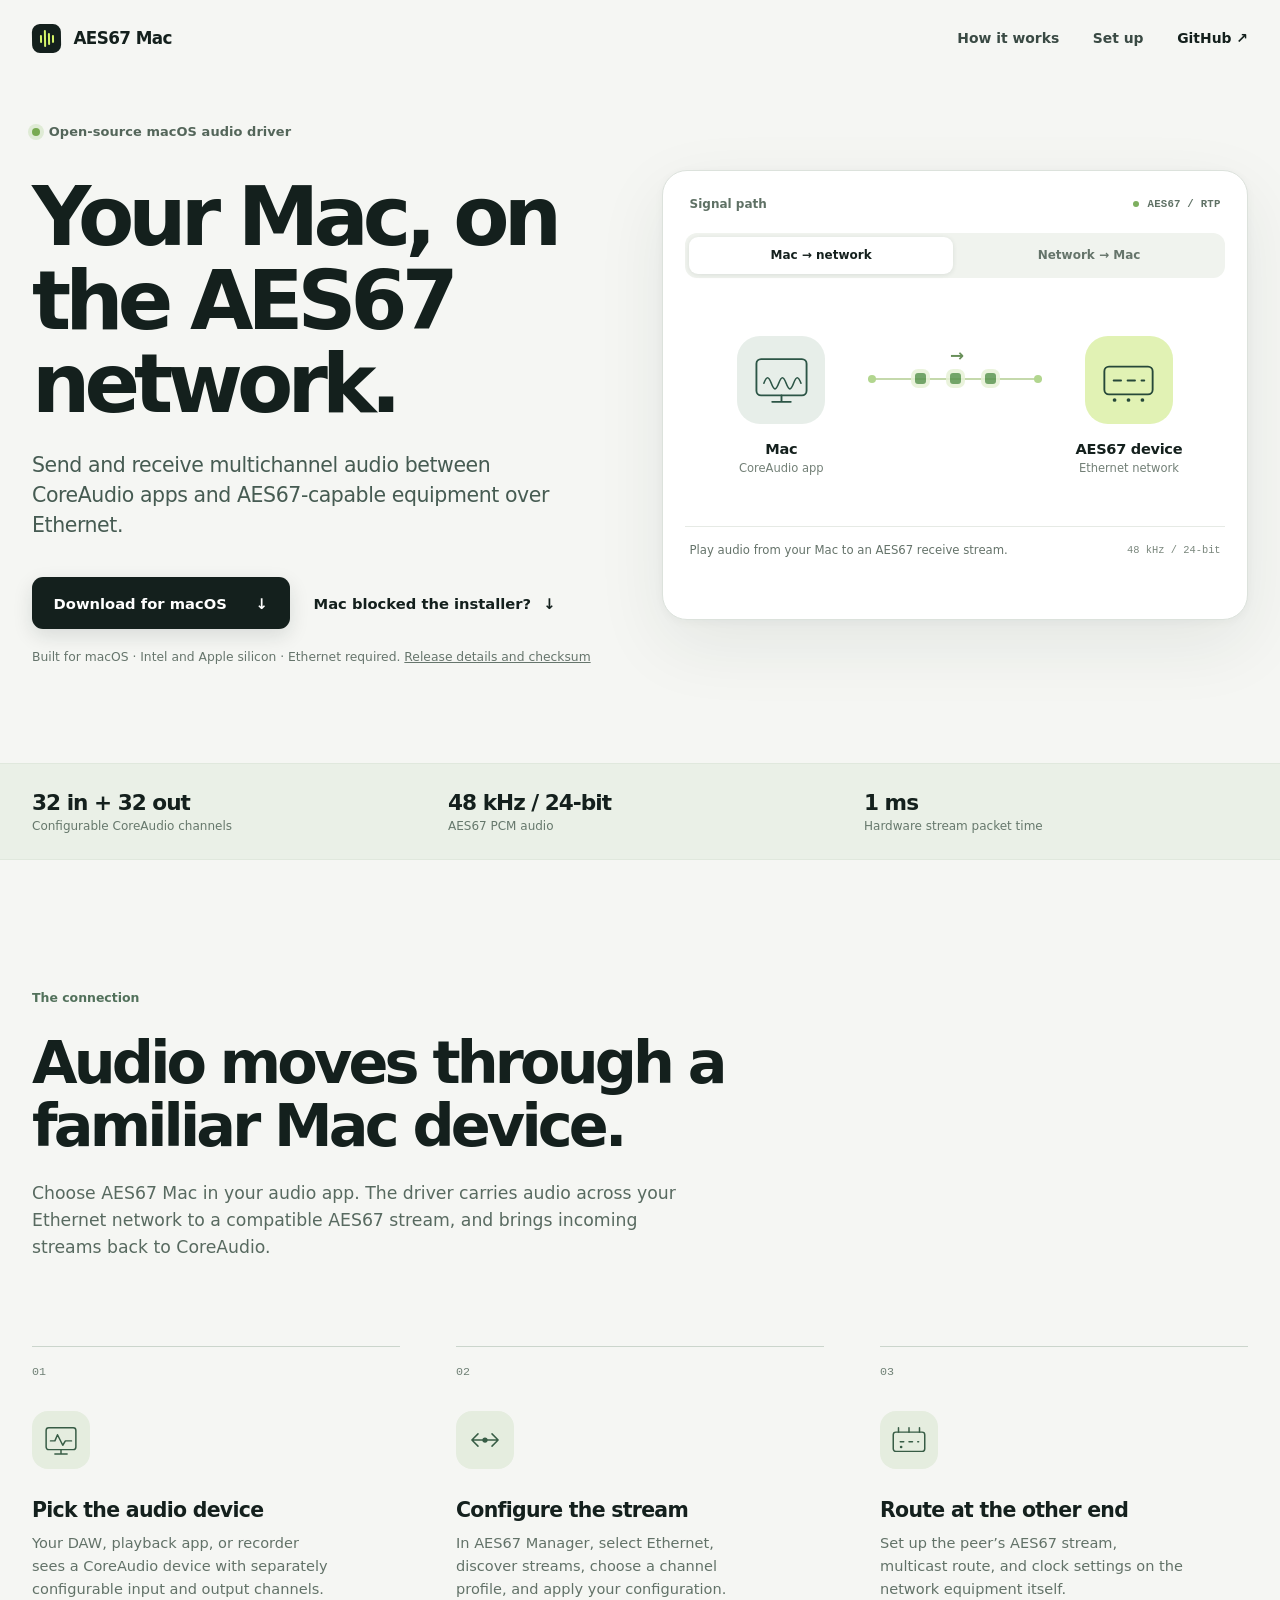
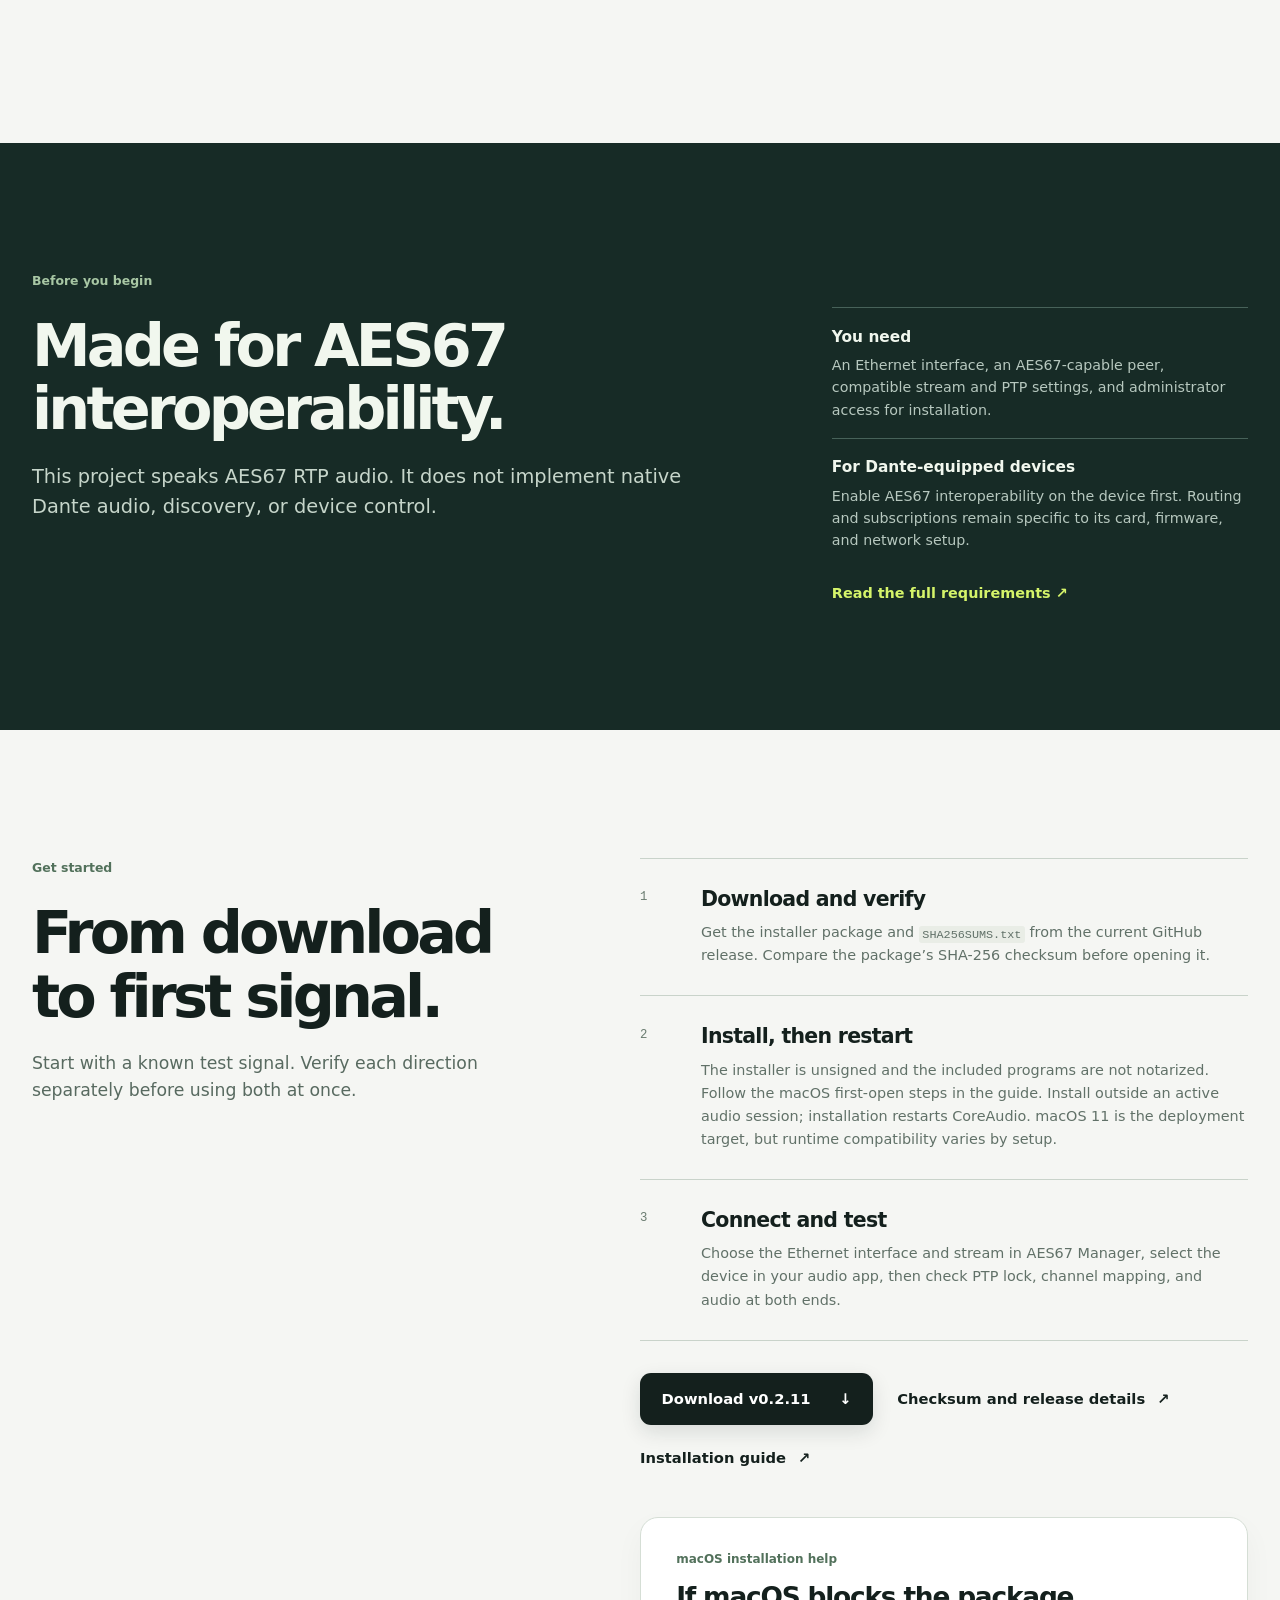
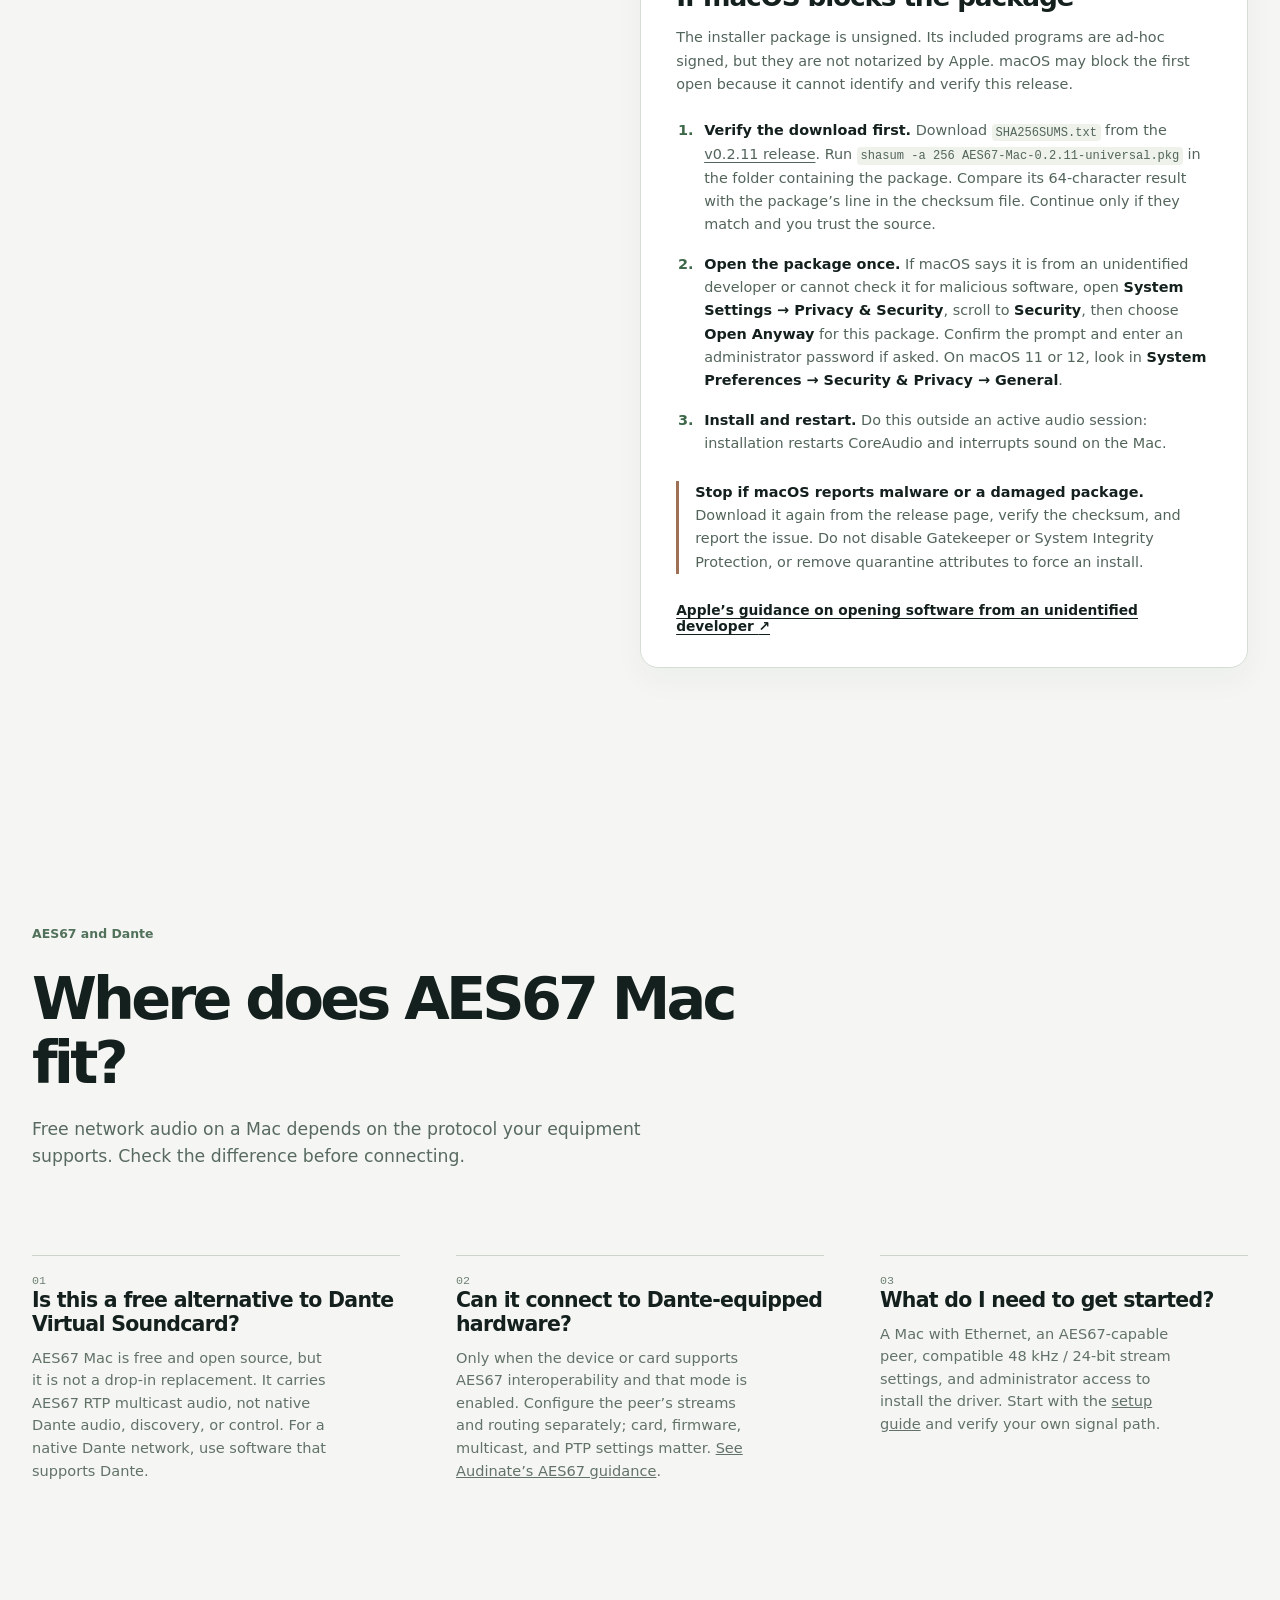
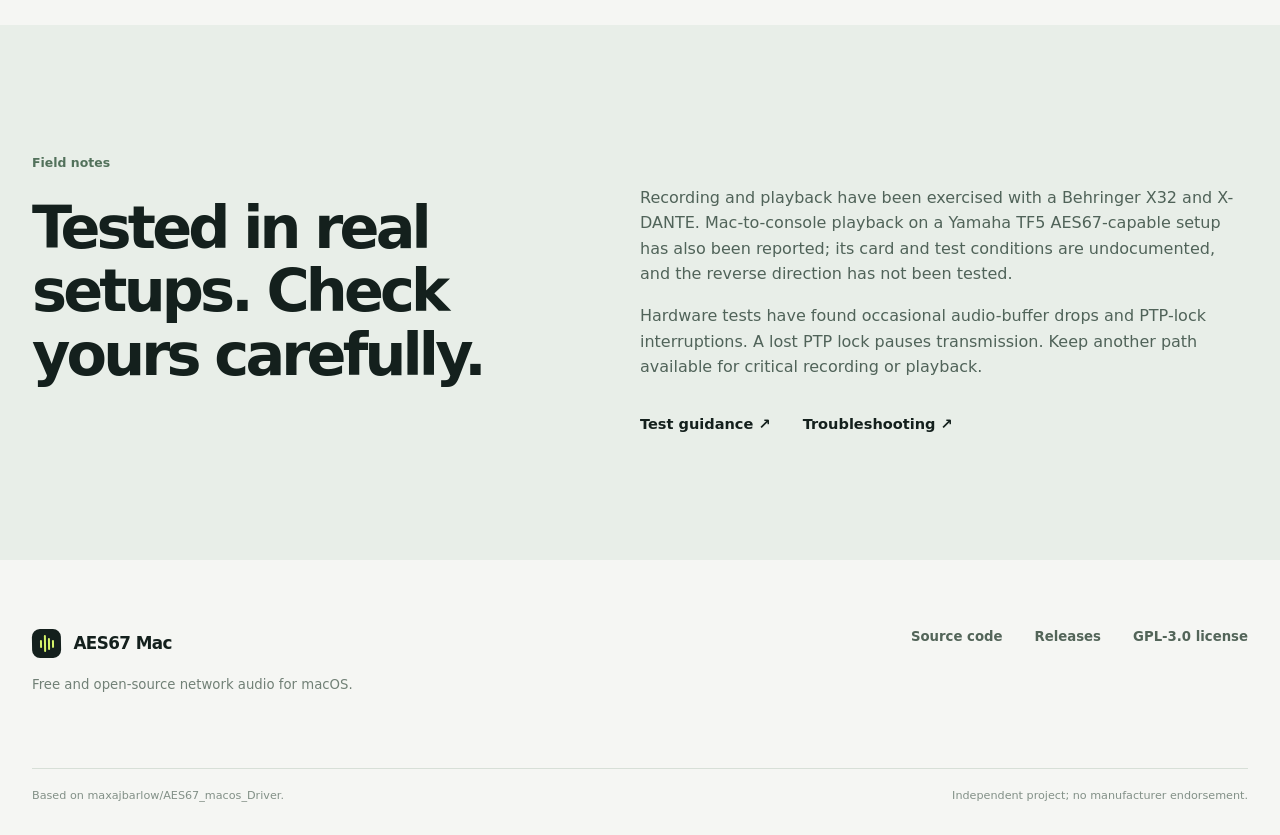
<file: website/index.html>
<!doctype html>
<html lang="en">
<head>
  <meta charset="utf-8">
  <meta name="viewport" content="width=device-width, initial-scale=1">
  <meta name="theme-color" content="#f5f6f3">
  <meta name="description" content="Free, open-source AES67 CoreAudio driver for macOS. Send and receive network audio over Ethernet with AES67-capable devices. Not native Dante.">
  <meta name="robots" content="index, follow">
  <link rel="canonical" href="https://jofrehe.github.io/aes67-mac/">
  <link rel="sitemap" type="application/xml" href="https://jofrehe.github.io/aes67-mac/sitemap.xml">
  <meta property="og:type" content="website">
  <meta property="og:site_name" content="AES67 Mac">
  <meta property="og:title" content="AES67 Mac — Free AES67 Audio Driver for macOS">
  <meta property="og:description" content="Free, open-source CoreAudio driver and Manager for AES67 network audio on macOS. Works with AES67-capable devices, not native Dante streams.">
  <meta property="og:url" content="https://jofrehe.github.io/aes67-mac/">
  <meta property="og:image" content="https://jofrehe.github.io/aes67-mac/social-preview.png">
  <meta property="og:image:width" content="1200">
  <meta property="og:image:height" content="630">
  <meta property="og:image:alt" content="AES67 Mac — network audio driver and Manager for macOS">
  <meta name="twitter:card" content="summary_large_image">
  <meta name="twitter:title" content="AES67 Mac — Free AES67 Audio Driver for macOS">
  <meta name="twitter:description" content="Free, open-source CoreAudio driver and Manager for AES67 network audio on macOS. Not native Dante.">
  <meta name="twitter:image" content="https://jofrehe.github.io/aes67-mac/social-preview.png">
  <link rel="icon" href="favicon.svg" type="image/svg+xml">
  <link rel="stylesheet" href="styles.css">
  <title>AES67 Mac — Free AES67 Audio Driver for macOS</title>
  <script type="application/ld+json">
    {
      "@context": "https://schema.org",
      "@type": "SoftwareApplication",
      "name": "AES67 Mac",
      "description": "CoreAudio driver and Manager for sending and receiving AES67 RTP audio over Ethernet on macOS.",
      "url": "https://jofrehe.github.io/aes67-mac/",
      "operatingSystem": "macOS",
      "applicationCategory": "MultimediaApplication",
      "softwareVersion": "0.2.11",
      "license": "https://github.com/JoFreHe/aes67-mac/blob/main/LICENSE",
      "downloadUrl": "https://github.com/JoFreHe/aes67-mac/releases/tag/v0.2.11"
    }
  </script>
</head>
<body>
  <a class="skip-link" href="#main">Skip to content</a>
  <header class="site-header">
    <div class="shell nav-row">
      <a class="brand" href="#top" aria-label="AES67 Mac, back to top">
        <span class="brand-mark" aria-hidden="true"><span></span><span></span><span></span><span></span></span>
        <span>AES67 Mac</span>
      </a>
      <nav aria-label="Main navigation">
        <a href="#how-it-works">How it works</a>
        <a href="#setup">Set up</a>
        <a href="https://github.com/JoFreHe/aes67-mac">GitHub <span aria-hidden="true">↗</span></a>
      </nav>
    </div>
  </header>

  <main id="main">
    <section class="hero shell" id="top" aria-labelledby="hero-title">
      <div class="hero-copy">
        <div class="product-line"><span class="product-dot" aria-hidden="true"></span> Open-source macOS audio driver</div>
        <h1 id="hero-title">Your Mac, on the <span class="no-break">AES67 network.</span></h1>
        <p class="hero-lede">Send and receive multichannel audio between CoreAudio apps and AES67-capable equipment over Ethernet.</p>
        <div class="hero-actions">
          <a class="button button-primary" href="https://github.com/JoFreHe/aes67-mac/releases/download/v0.2.11/AES67-Mac-0.2.11-universal.pkg">Download for macOS <span aria-hidden="true">↓</span></a>
          <a class="text-link" href="#macos-verification">Mac blocked the installer? <span aria-hidden="true">↓</span></a>
        </div>
        <p class="hero-note">Built for macOS · Intel and Apple silicon · Ethernet required. <a href="https://github.com/JoFreHe/aes67-mac/releases/tag/v0.2.11">Release details and checksum</a></p>
      </div>

      <div class="hero-visual" aria-label="Interactive diagram of the AES67 Mac signal path">
        <div class="visual-topline"><span>Signal path</span><span class="live-indicator"><i></i> AES67 / RTP</span></div>
        <div class="direction-switch" role="group" aria-label="Choose signal direction">
          <button type="button" class="active" data-direction="send" aria-pressed="true">Mac → network</button>
          <button type="button" data-direction="receive" aria-pressed="false">Network → Mac</button>
        </div>
        <div class="signal-stage" data-flow="send">
          <div class="flow-node mac-node">
            <div class="node-symbol mac-symbol" aria-hidden="true">
              <svg viewBox="0 0 70 70" fill="none"><rect x="8" y="12" width="54" height="39" rx="5" stroke="currentColor" stroke-width="2"/><path d="M25 58h20M35 51v7" stroke="currentColor" stroke-width="2" stroke-linecap="round"/><path d="M16 38c3-8 5-8 8 0s5 8 8 0 5-8 8 0 5 8 8 0 5-8 8 0" stroke="currentColor" stroke-width="1.7" stroke-linecap="round"/></svg>
            </div>
            <strong>Mac</strong><span>CoreAudio app</span>
          </div>
          <div class="flow-link" aria-hidden="true"><span class="flow-rail"></span><span class="flow-packet packet-one"></span><span class="flow-packet packet-two"></span><span class="flow-packet packet-three"></span><span class="flow-arrow">→</span></div>
          <div class="flow-node network-node">
            <div class="node-symbol network-symbol" aria-hidden="true">
              <svg viewBox="0 0 70 70" fill="none"><rect x="9" y="20" width="52" height="30" rx="5" stroke="currentColor" stroke-width="2"/><path d="M19 35h8m7 0h8m7 0h3" stroke="currentColor" stroke-width="2" stroke-linecap="round"/><circle cx="20" cy="56" r="2" fill="currentColor"/><circle cx="35" cy="56" r="2" fill="currentColor"/><circle cx="50" cy="56" r="2" fill="currentColor"/></svg>
            </div>
            <strong>AES67 device</strong><span>Ethernet network</span>
          </div>
        </div>
        <div class="visual-bottom"><span id="flow-description">Play audio from your Mac to an AES67 receive stream.</span><span class="flow-spec">48 kHz / 24-bit</span></div>
      </div>
    </section>

    <div class="spec-strip" aria-label="Key capabilities">
      <div class="shell specs">
        <div><strong>32 in + 32 out</strong><span>Configurable CoreAudio channels</span></div>
        <div><strong>48 kHz / 24-bit</strong><span>AES67 PCM audio</span></div>
        <div><strong>1 ms</strong><span>Hardware stream packet time</span></div>
      </div>
    </div>

    <section class="section shell architecture" id="how-it-works" aria-labelledby="how-title">
      <div class="section-intro"><p class="section-kicker">The connection</p><h2 id="how-title">Audio moves through a familiar Mac device.</h2><p>Choose AES67 Mac in your audio app. The driver carries audio across your Ethernet network to a compatible AES67 stream, and brings incoming streams back to CoreAudio.</p></div>
      <div class="steps" aria-label="How the audio connection works">
        <div class="step"><span class="step-num">01</span><div class="step-icon" aria-hidden="true"><svg viewBox="0 0 48 48" fill="none"><rect x="7" y="10" width="34" height="25" rx="3" stroke="currentColor" stroke-width="1.7"/><path d="M17 40h14m-7-5v5M12 25h5l3-7 6 12 3-5h7" stroke="currentColor" stroke-width="1.7" stroke-linecap="round" stroke-linejoin="round"/></svg></div><h3>Pick the audio device</h3><p>Your DAW, playback app, or recorder sees a CoreAudio device with separately configurable input and output channels.</p></div>
        <div class="step"><span class="step-num">02</span><div class="step-icon" aria-hidden="true"><svg viewBox="0 0 48 48" fill="none"><path d="M9 24h30M16 17l-7 7 7 7M32 17l7 7-7 7" stroke="currentColor" stroke-width="1.7" stroke-linecap="round" stroke-linejoin="round"/><circle cx="24" cy="24" r="3" fill="currentColor"/></svg></div><h3>Configure the stream</h3><p>In AES67 Manager, select Ethernet, discover streams, choose a channel profile, and apply your configuration.</p></div>
        <div class="step"><span class="step-num">03</span><div class="step-icon" aria-hidden="true"><svg viewBox="0 0 48 48" fill="none"><rect x="6" y="15" width="36" height="22" rx="3" stroke="currentColor" stroke-width="1.7"/><path d="M12 10v5m12-5v5m12-5v5M14 26h4m6 0h4m6 0h1" stroke="currentColor" stroke-width="1.7" stroke-linecap="round"/><circle cx="15" cy="32" r="1.5" fill="currentColor"/></svg></div><h3>Route at the other end</h3><p>Set up the peer’s AES67 stream, multicast route, and clock settings on the network equipment itself.</p></div>
      </div>
    </section>

    <section class="section dark-section" aria-labelledby="fit-title">
      <div class="shell fit-grid">
        <div><p class="section-kicker">Before you begin</p><h2 id="fit-title">Made for AES67 interoperability.</h2><p class="fit-lede">This project speaks AES67 RTP audio. It does not implement native Dante audio, discovery, or device control.</p></div>
        <div class="fit-details">
          <div><h3>You need</h3><p>An Ethernet interface, an AES67-capable peer, compatible stream and PTP settings, and administrator access for installation.</p></div>
          <div><h3>For Dante-equipped devices</h3><p>Enable AES67 interoperability on the device first. Routing and subscriptions remain specific to its card, firmware, and network setup.</p></div>
          <a href="https://github.com/JoFreHe/aes67-mac/blob/main/Docs/Getting-Started.md">Read the full requirements <span aria-hidden="true">↗</span></a>
        </div>
      </div>
    </section>

    <section class="section shell setup" id="setup" aria-labelledby="setup-title">
      <div class="section-intro"><p class="section-kicker">Get started</p><h2 id="setup-title">From download to first signal.</h2><p>Start with a known test signal. Verify each direction separately before using both at once.</p></div>
      <div class="setup-list">
        <div class="setup-row"><div class="setup-index">1</div><div><h3>Download and verify</h3><p>Get the installer package and <code>SHA256SUMS.txt</code> from the current GitHub release. Compare the package’s SHA-256 checksum before opening it.</p></div></div>
        <div class="setup-row"><div class="setup-index">2</div><div><h3>Install, then restart</h3><p>The installer is unsigned and the included programs are not notarized. Follow the macOS first-open steps in the guide. Install outside an active audio session; installation restarts CoreAudio. macOS 11 is the deployment target, but runtime compatibility varies by setup.</p></div></div>
        <div class="setup-row"><div class="setup-index">3</div><div><h3>Connect and test</h3><p>Choose the Ethernet interface and stream in AES67 Manager, select the device in your audio app, then check PTP lock, channel mapping, and audio at both ends.</p></div></div>
      </div>
      <div class="setup-actions"><a class="button button-primary" href="https://github.com/JoFreHe/aes67-mac/releases/download/v0.2.11/AES67-Mac-0.2.11-universal.pkg">Download v0.2.11 <span aria-hidden="true">↓</span></a><a class="text-link" href="https://github.com/JoFreHe/aes67-mac/releases/tag/v0.2.11">Checksum and release details <span aria-hidden="true">↗</span></a><a class="text-link" href="https://github.com/JoFreHe/aes67-mac/blob/main/Docs/Getting-Started.md">Installation guide <span aria-hidden="true">↗</span></a></div>
      <aside class="macos-help" id="macos-verification" aria-labelledby="macos-verification-title">
        <p class="macos-help-label">macOS installation help</p>
        <h3 id="macos-verification-title">If macOS blocks the package</h3>
        <p>The installer package is unsigned. Its included programs are ad-hoc signed, but they are not notarized by Apple. macOS may block the first open because it cannot identify and verify this release.</p>
        <ol>
          <li><strong>Verify the download first.</strong> Download <code>SHA256SUMS.txt</code> from the <a href="https://github.com/JoFreHe/aes67-mac/releases/tag/v0.2.11">v0.2.11 release</a>. Run <code>shasum -a 256 AES67-Mac-0.2.11-universal.pkg</code> in the folder containing the package. Compare its 64-character result with the package’s line in the checksum file. Continue only if they match and you trust the source.</li>
          <li><strong>Open the package once.</strong> If macOS says it is from an unidentified developer or cannot check it for malicious software, open <strong>System Settings → Privacy &amp; Security</strong>, scroll to <strong>Security</strong>, then choose <strong>Open Anyway</strong> for this package. Confirm the prompt and enter an administrator password if asked. On macOS 11 or 12, look in <strong>System Preferences → Security &amp; Privacy → General</strong>.</li>
          <li><strong>Install and restart.</strong> Do this outside an active audio session: installation restarts CoreAudio and interrupts sound on the Mac.</li>
        </ol>
        <p class="macos-help-stop"><strong>Stop if macOS reports malware or a damaged package.</strong> Download it again from the release page, verify the checksum, and report the issue. Do not disable Gatekeeper or System Integrity Protection, or remove quarantine attributes to force an install.</p>
        <a class="macos-apple-link" href="https://support.apple.com/102445">Apple’s guidance on opening software from an unidentified developer <span aria-hidden="true">↗</span></a>
      </aside>
    </section>

    <section class="section shell" id="aes67-questions" aria-labelledby="aes67-questions-title">
      <div class="section-intro">
        <p class="section-kicker">AES67 and Dante</p>
        <h2 id="aes67-questions-title">Where does AES67 Mac fit?</h2>
        <p>Free network audio on a Mac depends on the protocol your equipment supports. Check the difference before connecting.</p>
      </div>
      <div class="steps">
        <div class="step">
          <span class="step-num">01</span>
          <h3>Is this a free alternative to Dante Virtual Soundcard?</h3>
          <p>AES67 Mac is free and open source, but it is not a drop-in replacement. It carries AES67 RTP multicast audio, not native Dante audio, discovery, or control. For a native Dante network, use software that supports Dante.</p>
        </div>
        <div class="step">
          <span class="step-num">02</span>
          <h3>Can it connect to Dante-equipped hardware?</h3>
          <p>Only when the device or card supports AES67 interoperability and that mode is enabled. Configure the peer’s streams and routing separately; card, firmware, multicast, and PTP settings matter. <a href="https://dev.audinate.com/GA/dante-controller/userguide/webhelp/content/aes67_config.htm">See Audinate’s AES67 guidance</a>.</p>
        </div>
        <div class="step">
          <span class="step-num">03</span>
          <h3>What do I need to get started?</h3>
          <p>A Mac with Ethernet, an AES67-capable peer, compatible 48 kHz / 24-bit stream settings, and administrator access to install the driver. Start with the <a href="https://github.com/JoFreHe/aes67-mac/blob/main/Docs/Getting-Started.md">setup guide</a> and verify your own signal path.</p>
        </div>
      </div>
    </section>

    <section class="section evidence-section" aria-labelledby="evidence-title"><div class="shell evidence-grid"><div><p class="section-kicker">Field notes</p><h2 id="evidence-title">Tested in real setups. Check yours carefully.</h2></div><div><p>Recording and playback have been exercised with a Behringer X32 and X-DANTE. Mac-to-console playback on a Yamaha TF5 AES67-capable setup has also been reported; its card and test conditions are undocumented, and the reverse direction has not been tested.</p><p>Hardware tests have found occasional audio-buffer drops and PTP-lock interruptions. A lost PTP lock pauses transmission. Keep another path available for critical recording or playback.</p><div class="evidence-links"><a href="https://github.com/JoFreHe/aes67-mac/blob/main/Docs/Testing.md">Test guidance <span aria-hidden="true">↗</span></a><a href="https://github.com/JoFreHe/aes67-mac/blob/main/Docs/Troubleshooting.md">Troubleshooting <span aria-hidden="true">↗</span></a></div></div></div></section>
  </main>

  <footer class="site-footer"><div class="shell footer-main"><div><a class="brand" href="#top"><span class="brand-mark" aria-hidden="true"><span></span><span></span><span></span><span></span></span><span>AES67 Mac</span></a><p>Free and open-source network audio for macOS.</p></div><div class="footer-links"><a href="https://github.com/JoFreHe/aes67-mac">Source code</a><a href="https://github.com/JoFreHe/aes67-mac/releases">Releases</a><a href="https://github.com/JoFreHe/aes67-mac/blob/main/LICENSE">GPL-3.0 license</a></div></div><div class="shell footer-small"><span>Based on maxajbarlow/AES67_macos_Driver.</span><span>Independent project; no manufacturer endorsement.</span></div></footer>
  <script src="script.js" defer></script>
</body>
</html>
</file>
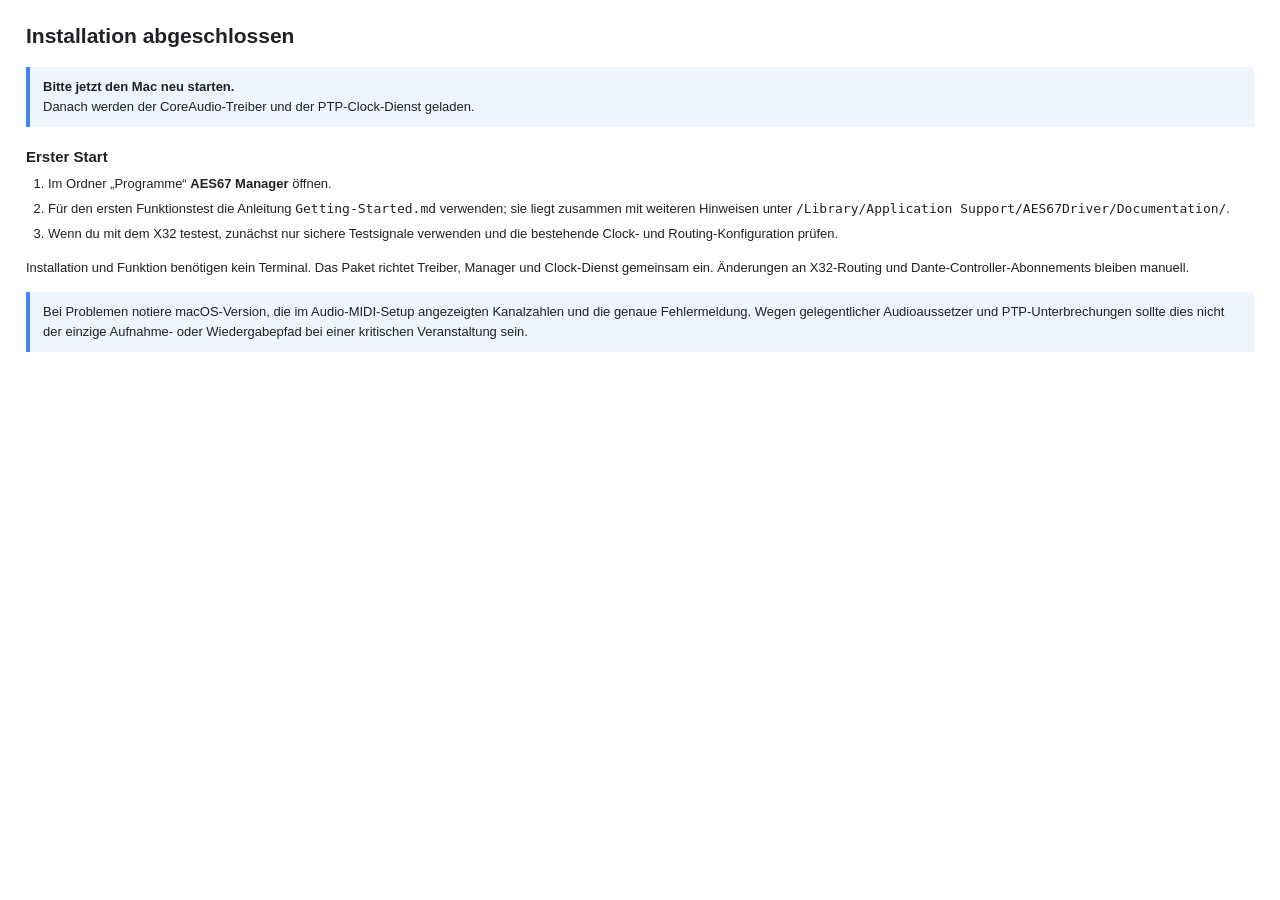
<file: Installer/conclusion.html>
<!doctype html>
<html lang="de">
<head><meta charset="utf-8"><style>
body{font-family:-apple-system,BlinkMacSystemFont,"Segoe UI",sans-serif;font-size:13px;line-height:1.55;padding:12px 18px;color:#202124}
h1{font-size:21px;margin:0 0 12px}h2{font-size:15px;margin:18px 0 6px}.box{background:#eef5ff;border-left:4px solid #4285f4;padding:10px 13px;margin:14px 0}
ol{padding-left:22px;margin:6px 0}li{margin:5px 0}
</style></head>
<body>
<h1>Installation abgeschlossen</h1>
<div class="box"><strong>Bitte jetzt den Mac neu starten.</strong><br>Danach werden der CoreAudio-Treiber und der PTP-Clock-Dienst geladen.</div>
<h2>Erster Start</h2>
<ol><li>Im Ordner „Programme“ <strong>AES67 Manager</strong> öffnen.</li><li>Für den ersten Funktionstest die Anleitung <code>Getting-Started.md</code> verwenden; sie liegt zusammen mit weiteren Hinweisen unter <code>/Library/Application Support/AES67Driver/Documentation/</code>.</li><li>Wenn du mit dem X32 testest, zunächst nur sichere Testsignale verwenden und die bestehende Clock- und Routing-Konfiguration prüfen.</li></ol>
<p>Installation und Funktion benötigen kein Terminal. Das Paket richtet Treiber, Manager und Clock-Dienst gemeinsam ein. Änderungen an X32-Routing und Dante-Controller-Abonnements bleiben manuell.</p>
<div class="box">Bei Problemen notiere macOS-Version, die im Audio-MIDI-Setup angezeigten Kanalzahlen und die genaue Fehlermeldung. Wegen gelegentlicher Audioaussetzer und PTP-Unterbrechungen sollte dies nicht der einzige Aufnahme- oder Wiedergabepfad bei einer kritischen Veranstaltung sein.</div>
</body></html>
</file>
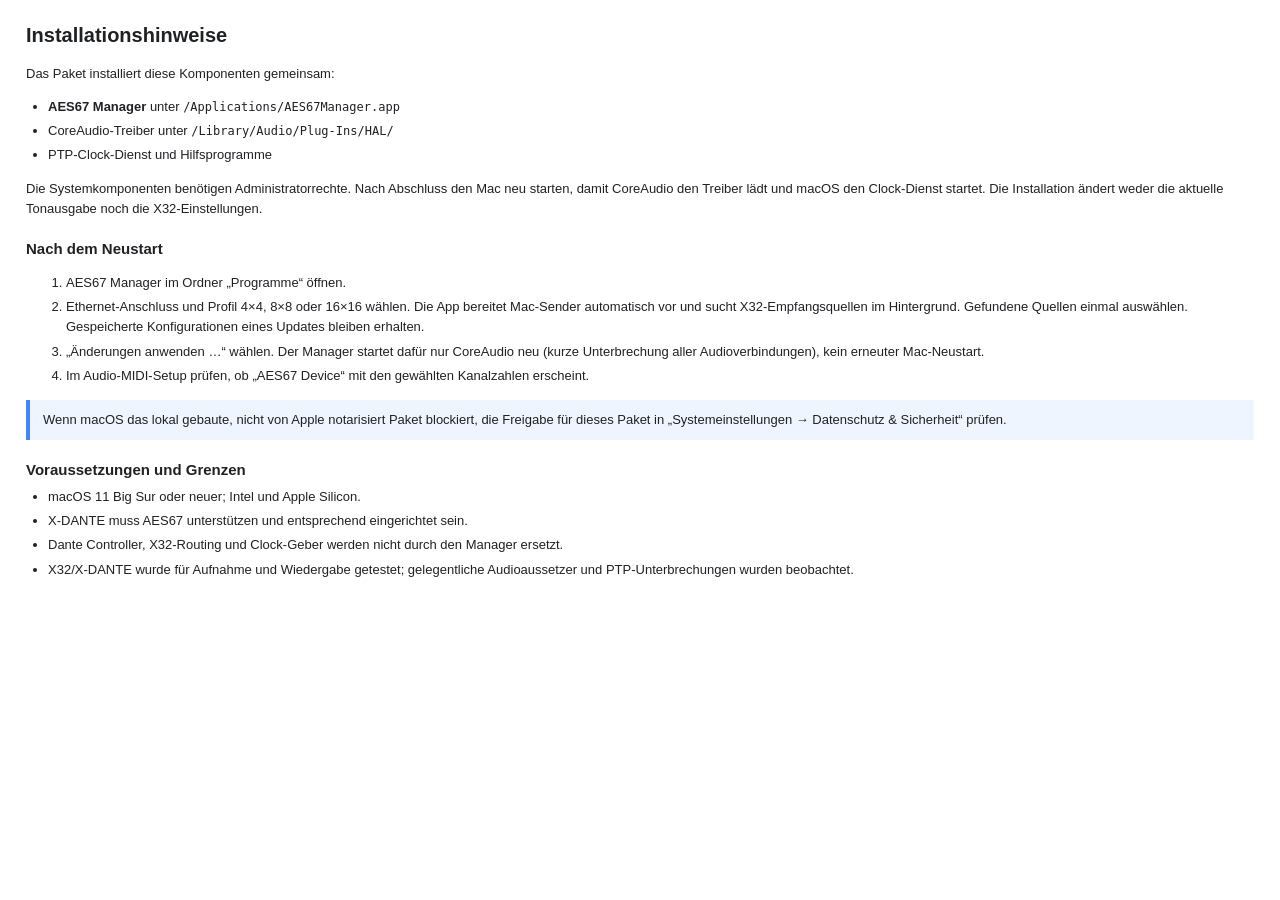
<file: Installer/readme.html>
<!doctype html>
<html lang="de">
<head><meta charset="utf-8"><style>
body{font-family:-apple-system,BlinkMacSystemFont,"Segoe UI",sans-serif;font-size:13px;line-height:1.55;padding:12px 18px;color:#202124}
h1{font-size:20px;margin:0 0 12px}h2{font-size:15px;margin:18px 0 6px}.hinweis{background:#eef5ff;border-left:4px solid #4285f4;padding:10px 13px;margin:14px 0}
ul{padding-left:22px;margin:6px 0}li{margin:4px 0}code{font-family:ui-monospace,monospace;font-size:12px}
</style></head>
<body>
<h1>Installationshinweise</h1>
<p>Das Paket installiert diese Komponenten gemeinsam:</p>
<ul><li><strong>AES67 Manager</strong> unter <code>/Applications/AES67Manager.app</code></li><li>CoreAudio-Treiber unter <code>/Library/Audio/Plug-Ins/HAL/</code></li><li>PTP-Clock-Dienst und Hilfsprogramme</li></ul>
<p>Die Systemkomponenten benötigen Administratorrechte. Nach Abschluss den Mac neu starten, damit CoreAudio den Treiber lädt und macOS den Clock-Dienst startet. Die Installation ändert weder die aktuelle Tonausgabe noch die X32-Einstellungen.</p>
<h2>Nach dem Neustart</h2>
<ol><li>AES67 Manager im Ordner „Programme“ öffnen.</li><li>Ethernet-Anschluss und Profil 4×4, 8×8 oder 16×16 wählen. Die App bereitet Mac-Sender automatisch vor und sucht X32-Empfangsquellen im Hintergrund. Gefundene Quellen einmal auswählen. Gespeicherte Konfigurationen eines Updates bleiben erhalten.</li><li>„Änderungen anwenden …“ wählen. Der Manager startet dafür nur CoreAudio neu (kurze Unterbrechung aller Audioverbindungen), kein erneuter Mac-Neustart.</li><li>Im Audio-MIDI-Setup prüfen, ob „AES67 Device“ mit den gewählten Kanalzahlen erscheint.</li></ol>
<div class="hinweis">Wenn macOS das lokal gebaute, nicht von Apple notarisiert Paket blockiert, die Freigabe für dieses Paket in „Systemeinstellungen → Datenschutz &amp; Sicherheit“ prüfen.</div>
<h2>Voraussetzungen und Grenzen</h2>
<ul><li>macOS 11 Big Sur oder neuer; Intel und Apple Silicon.</li><li>X-DANTE muss AES67 unterstützen und entsprechend eingerichtet sein.</li><li>Dante Controller, X32-Routing und Clock-Geber werden nicht durch den Manager ersetzt.</li><li>X32/X-DANTE wurde für Aufnahme und Wiedergabe getestet; gelegentliche Audioaussetzer und PTP-Unterbrechungen wurden beobachtet.</li></ul>
</body></html>
</file>
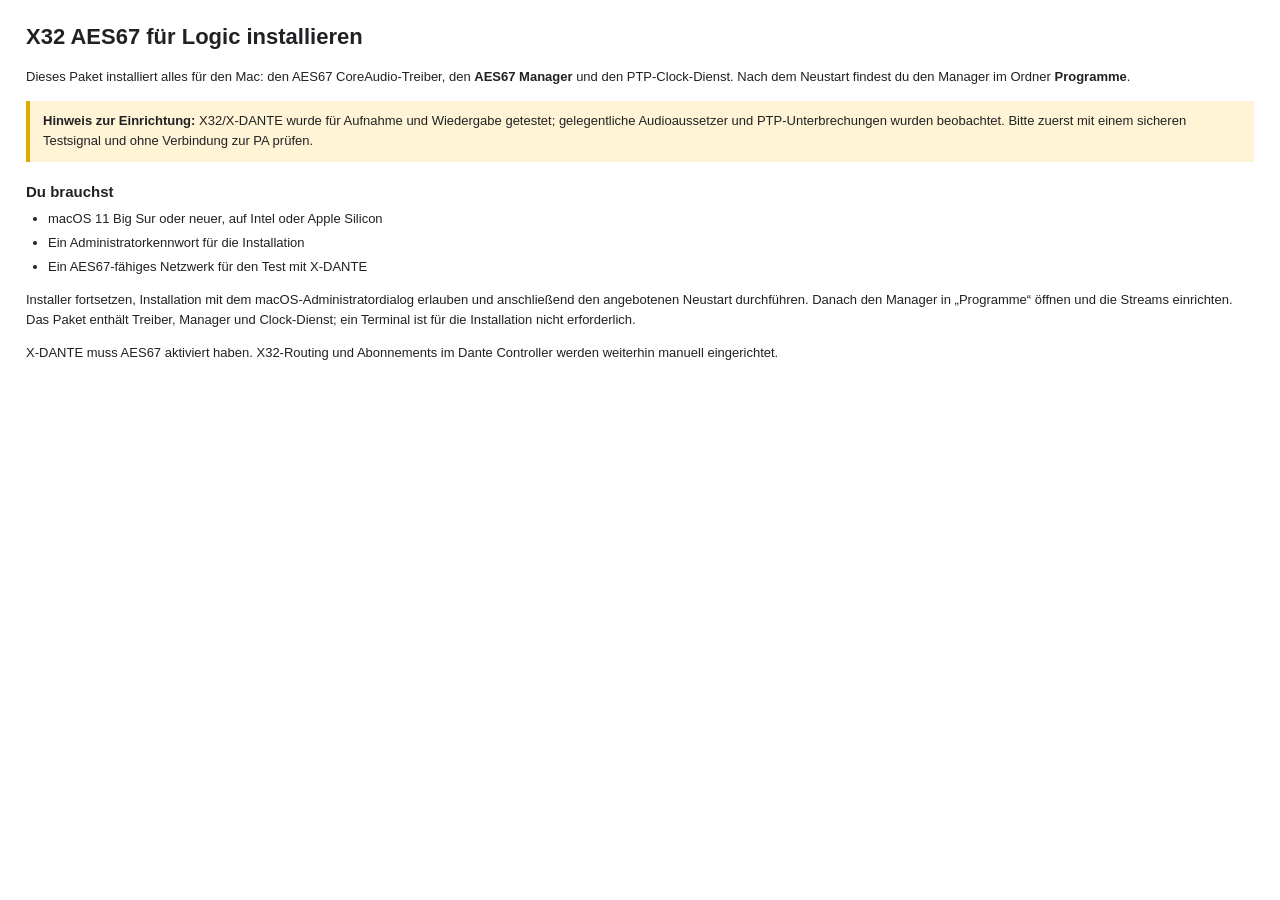
<file: Installer/welcome.html>
<!doctype html>
<html lang="de">
<head><meta charset="utf-8"><style>
body{font-family:-apple-system,BlinkMacSystemFont,"Segoe UI",sans-serif;font-size:13px;line-height:1.55;padding:12px 18px;color:#202124}
h1{font-size:22px;margin:0 0 12px}h2{font-size:15px;margin:18px 0 6px}
.hinweis{background:#fff4d6;border-left:4px solid #e0a800;padding:10px 13px;margin:14px 0}
ul{padding-left:22px;margin:6px 0}li{margin:4px 0}
</style></head>
<body>
<h1>X32 AES67 für Logic installieren</h1>
<p>Dieses Paket installiert alles für den Mac: den AES67 CoreAudio-Treiber, den <strong>AES67 Manager</strong> und den PTP-Clock-Dienst. Nach dem Neustart findest du den Manager im Ordner <strong>Programme</strong>.</p>
<div class="hinweis"><strong>Hinweis zur Einrichtung:</strong> X32/X-DANTE wurde für Aufnahme und Wiedergabe getestet; gelegentliche Audioaussetzer und PTP-Unterbrechungen wurden beobachtet. Bitte zuerst mit einem sicheren Testsignal und ohne Verbindung zur PA prüfen.</div>
<h2>Du brauchst</h2>
<ul><li>macOS 11 Big Sur oder neuer, auf Intel oder Apple Silicon</li><li>Ein Administratorkennwort für die Installation</li><li>Ein AES67-fähiges Netzwerk für den Test mit X-DANTE</li></ul>
<p>Installer fortsetzen, Installation mit dem macOS-Administratordialog erlauben und anschließend den angebotenen Neustart durchführen. Danach den Manager in „Programme“ öffnen und die Streams einrichten. Das Paket enthält Treiber, Manager und Clock-Dienst; ein Terminal ist für die Installation nicht erforderlich.</p>
<p>X-DANTE muss AES67 aktiviert haben. X32-Routing und Abonnements im Dante Controller werden weiterhin manuell eingerichtet.</p>
</body></html>
</file>
<file: website/styles.css>
:root{--paper:#fff;--chalk:#f5f6f3;--ink:#14201d;--forest:#2a5149;--signal:#d5f46a;--muted:#64716b;--rule:#d9dfda;--dark:#172b26;--dark-muted:#b7c8bf;font-family:-apple-system,BlinkMacSystemFont,"Segoe UI",system-ui,sans-serif;color:var(--ink);background:var(--chalk);font-synthesis:none;text-rendering:optimizeLegibility;-webkit-font-smoothing:antialiased}
*{box-sizing:border-box}html{scroll-behavior:smooth}body{margin:0}button,a{touch-action:manipulation}a{color:inherit}button{font:inherit}svg{display:block}h1,h2,h3,p{margin-top:0}p{line-height:1.65}.shell{width:min(100% - 4rem,1260px);margin-inline:auto}.skip-link{position:absolute;top:-10rem;left:1rem;z-index:100;padding:.7rem 1rem;background:var(--ink);color:#fff}.skip-link:focus{top:1rem}:focus-visible{outline:3px solid #5f8b38;outline-offset:4px}
.site-header{position:sticky;top:0;z-index:50;background:rgba(245,246,243,.88);-webkit-backdrop-filter:blur(20px) saturate(1.3);backdrop-filter:blur(20px) saturate(1.3)}.nav-row{display:flex;align-items:center;justify-content:space-between;min-height:76px;gap:2rem}.brand{display:inline-flex;align-items:center;gap:.78rem;font-size:1.05rem;font-weight:720;letter-spacing:-.035em;text-decoration:none;white-space:nowrap}.brand-mark{height:29px;width:29px;border-radius:8px;background:var(--ink);display:flex;align-items:center;gap:2px;justify-content:center;transform:rotate(-1deg)}.brand-mark span{display:block;width:2px;background:var(--signal);border-radius:3px}.brand-mark span:nth-child(1),.brand-mark span:nth-child(4){height:8px}.brand-mark span:nth-child(2){height:17px}.brand-mark span:nth-child(3){height:12px}.site-header nav{display:flex;align-items:center;gap:2.1rem}.site-header nav a{text-decoration:none;font-size:.87rem;font-weight:600;color:#3a4a44}.site-header nav a:hover,.text-link:hover,.footer-links a:hover{color:#427248}.site-header nav a:last-child{color:var(--ink)}
.hero{display:grid;grid-template-columns:minmax(0,1fr) minmax(0,1.04fr);align-items:center;gap:5.5%;min-height:680px;padding-top:3rem;padding-bottom:6rem}.hero-copy{max-width:620px}.product-line{display:flex;align-items:center;gap:.55rem;color:#54665a;font-size:.81rem;font-weight:650;letter-spacing:.005em;margin-bottom:2.25rem}.product-dot{width:8px;height:8px;background:#78aa51;border-radius:50%;box-shadow:0 0 0 4px #dfebd5}.hero h1{font-size:clamp(3.5rem,6.4vw,6.45rem);letter-spacing:-.072em;line-height:1.02;font-weight:680;margin-bottom:1.6rem}.hero-lede{max-width:36rem;font-size:clamp(1.13rem,1.6vw,1.38rem);letter-spacing:-.02em;line-height:1.45;color:#465b52;margin-bottom:2.3rem}.hero-actions{display:flex;align-items:center;flex-wrap:wrap;gap:1.5rem}.button{display:inline-flex;align-items:center;justify-content:center;gap:1.8rem;border-radius:11px;padding:1.05rem 1.35rem;font-weight:650;font-size:.92rem;text-decoration:none;min-height:52px;transition:transform .18s ease,background .18s ease,box-shadow .18s ease}.button:active{transform:scale(.97)}.button-primary{background:var(--ink);color:white;box-shadow:0 7px 20px rgba(20,32,29,.12)}.button-primary:hover{background:#2b4e42;box-shadow:0 10px 24px rgba(20,32,29,.18)}.text-link{display:inline-flex;align-items:center;gap:.75rem;text-decoration:none;font-size:.92rem;font-weight:640;transition:color .18s ease}.hero-note{font-size:.77rem;color:#66756c;margin:1.25rem 0 0;line-height:1.45}
.hero-visual{background:#fff;border:1px solid #dce2dc;border-radius:25px;min-height:450px;box-shadow:0 24px 70px rgba(30,53,42,.08),0 2px 10px rgba(30,53,42,.04);padding:1.35rem;overflow:hidden}.visual-topline{display:flex;justify-content:space-between;align-items:center;color:#5f7165;font-size:.75rem;font-weight:650;padding:.25rem .3rem 1.35rem}.live-indicator{display:inline-flex;align-items:center;gap:.5rem;font-family:ui-monospace,SFMono-Regular,monospace;font-size:.67rem;letter-spacing:.02em}.live-indicator i{display:block;width:6px;height:6px;background:#7daf5f;border-radius:50%}.direction-switch{display:grid;grid-template-columns:1fr 1fr;padding:.25rem;background:#f0f3ee;border-radius:12px;gap:.2rem}.direction-switch button{border:0;border-radius:9px;background:transparent;color:#65746a;padding:.72rem .5rem;font-size:.75rem;font-weight:650;cursor:pointer;transition:background .2s ease,box-shadow .2s ease,color .2s ease}.direction-switch button.active{background:#fff;color:var(--ink);box-shadow:0 1px 5px rgba(30,53,42,.1)}.direction-switch button:active{transform:scale(.99)}.signal-stage{position:relative;display:grid;grid-template-columns:1fr minmax(80px,1fr) 1fr;align-items:center;gap:0;padding:2.5rem .6rem 2rem;min-height:248px}.flow-node{display:flex;flex-direction:column;align-items:center;text-align:center;position:relative;z-index:2}.node-symbol{display:grid;place-items:center;width:88px;height:88px;border-radius:23px;margin-bottom:1rem}.node-symbol svg{width:65px;height:65px}.mac-symbol{background:#e7eee9;color:#2c5546}.network-symbol{background:#e1f2b4;color:#264839}.flow-node strong{font-size:.91rem;letter-spacing:-.02em}.flow-node>span:last-child{font-size:.72rem;color:#738077;margin-top:.25rem}.flow-link{height:60px;position:relative;align-self:start;margin-top:2rem}.flow-rail{position:absolute;top:28px;left:0;right:0;height:2px;background:#c5d9ac}.flow-rail:before,.flow-rail:after{content:"";position:absolute;top:-3px;width:8px;height:8px;border-radius:50%;background:#b2d68f}.flow-rail:before{left:0}.flow-rail:after{right:0}.flow-packet{position:absolute;top:23px;width:11px;height:11px;border-radius:3px;background:#5b9650;box-shadow:0 0 0 4px #e7f2d7;opacity:.85;transition:left .42s cubic-bezier(.22,1,.36,1)}.packet-one{left:27%}.packet-two{left:47%}.packet-three{left:67%}.flow-arrow{position:absolute;top:-5px;left:calc(50% - 10px);font-size:1.05rem;font-weight:600;color:#688f59;background:#fff;padding:0 5px;line-height:1.3}.signal-stage[data-flow="receive"] .flow-packet{background:#397267}.signal-stage[data-flow="receive"] .packet-one{left:67%}.signal-stage[data-flow="receive"] .packet-two{left:47%}.signal-stage[data-flow="receive"] .packet-three{left:27%}.signal-stage[data-flow="receive"] .flow-arrow{transform:rotate(180deg);color:#397267}.signal-stage[data-flow="receive"] .mac-symbol{background:#e1f2b4}.signal-stage[data-flow="receive"] .network-symbol{background:#e7eee9}.visual-bottom{display:flex;align-items:center;justify-content:space-between;gap:1rem;border-top:1px solid #e6eae5;padding:.95rem .3rem .1rem;color:#65736a;font-size:.73rem;line-height:1.4}.flow-spec{font-family:ui-monospace,SFMono-Regular,monospace;white-space:nowrap;color:#7a877d;font-size:.65rem}
.spec-strip{background:#eaf0e7;border-top:1px solid #e0e8dd;border-bottom:1px solid #e0e8dd}.specs{display:grid;grid-template-columns:repeat(3,1fr);gap:2rem;padding-block:1.6rem}.specs>div{display:flex;flex-direction:column;gap:.3rem}.specs strong{font-size:1.35rem;letter-spacing:-.045em;font-weight:650}.specs span{font-size:.75rem;color:#66786c}.section{padding-block:8rem}.section-intro{max-width:760px}.section-kicker{font-size:.78rem;font-weight:670;color:#52715b;margin-bottom:1.4rem}.section h2{font-size:clamp(2.55rem,4.6vw,4.5rem);letter-spacing:-.065em;line-height:1.08;font-weight:660;margin-bottom:1.35rem}.section-intro>p:last-child{font-size:1.08rem;line-height:1.57;max-width:650px;color:#586a60}.steps{display:grid;grid-template-columns:repeat(3,1fr);gap:3.5rem;margin-top:5.3rem}.step{border-top:1px solid #cbd5cc;padding-top:1.15rem}.step-num{display:block;color:#708176;font-size:.73rem;font-family:ui-monospace,SFMono-Regular,monospace}.step-icon{display:grid;place-items:center;width:58px;height:58px;background:#e5eddf;border-radius:16px;color:#375c45;margin:2rem 0 1.8rem}.step-icon svg{width:42px;height:42px}.step h3,.setup-row h3{font-size:1.28rem;font-weight:650;letter-spacing:-.035em;margin-bottom:.65rem}.step p{color:#627268;font-size:.91rem;line-height:1.55;max-width:19rem}
.dark-section{background:var(--dark);color:#f1f7ee}.fit-grid{display:grid;grid-template-columns:1.1fr .7fr;gap:12%}.dark-section .section-kicker{color:#a8c7a4}.dark-section h2{max-width:710px}.fit-lede{font-size:1.21rem;color:#c6d5ca;line-height:1.55;max-width:670px}.fit-details{padding-top:2.3rem}.fit-details>div{border-top:1px solid #476259;padding-top:1.2rem;padding-bottom:1.1rem}.fit-details h3{font-size:.96rem;font-weight:650;margin-bottom:.55rem}.fit-details p{color:var(--dark-muted);font-size:.89rem;line-height:1.55;margin-bottom:0}.fit-details>a{display:inline-block;margin-top:1rem;color:var(--signal);text-decoration:none;font-size:.9rem;font-weight:620}.fit-details>a:hover{text-decoration:underline}
.setup{display:grid;grid-template-columns:.8fr 1fr;column-gap:10%;align-items:start}.setup .section-intro{position:sticky;top:130px}.setup-list{border-top:1px solid #c9d3ca}.setup-row{display:grid;grid-template-columns:45px 1fr;gap:1rem;border-bottom:1px solid #c9d3ca;padding:1.75rem 0}.setup-index{font-size:.77rem;color:#6a7c70;font-family:ui-monospace,SFMono-Regular,monospace;padding-top:.2rem}.setup-row p{color:#617168;font-size:.9rem;line-height:1.6;margin:0;max-width:34rem}.setup-row code{font-size:.82em;background:#e9ede6;border-radius:3px;padding:.15em .3em}.setup-actions{grid-column:2;display:flex;align-items:center;gap:1.5rem;flex-wrap:wrap;margin-top:2rem}.evidence-section{background:#e8eee8}.evidence-grid{display:grid;grid-template-columns:.8fr 1fr;gap:10%}.evidence-grid h2{max-width:580px}.evidence-grid>div:last-child{padding-top:2rem}.evidence-grid>div:last-child p{font-size:1rem;line-height:1.6;color:#506359;max-width:640px}.evidence-links{display:flex;flex-wrap:wrap;gap:2rem;margin-top:2.2rem}.evidence-links a{font-size:.91rem;font-weight:630;text-decoration:none}.evidence-links a:hover{text-decoration:underline}
.macos-help{grid-column:2;scroll-margin-top:105px;margin-top:3.2rem;padding:2rem 2.2rem;background:#fff;border:1px solid #d5ded5;border-radius:18px;box-shadow:0 12px 30px rgba(30,53,42,.04)}.macos-help:target{border-color:#7da666;box-shadow:0 0 0 3px rgba(125,166,102,.15)}.macos-help-label{font-size:.75rem;font-weight:670;color:#52715b;margin:0 0 .8rem}.macos-help h3{font-size:1.65rem;letter-spacing:-.045em;line-height:1.15;margin-bottom:.85rem}.macos-help>p:not(.macos-help-label){font-size:.9rem;color:#53655a;line-height:1.62}.macos-help ol{margin:1.45rem 0 1.6rem;padding-left:1.4rem}.macos-help li{padding-left:.35rem;margin-bottom:1rem;color:#53655a;font-size:.9rem;line-height:1.62}.macos-help li::marker{font-weight:700;color:#3d6849}.macos-help strong{color:var(--ink)}.macos-help code{font-size:.84em;background:#eef2eb;border-radius:4px;padding:.15em .3em;overflow-wrap:anywhere}.macos-help a{text-underline-offset:3px}.macos-help-stop{border-left:3px solid #9e7157;padding-left:1rem;margin:1.5rem 0}.macos-apple-link{display:inline-block;font-size:.86rem;font-weight:640;margin-top:.25rem}
.site-footer{background:#f5f6f3}.footer-main{display:flex;justify-content:space-between;gap:2rem;padding-top:4.3rem;padding-bottom:4.5rem}.footer-main p{color:#718076;font-size:.83rem;margin:1rem 0 0}.footer-links{display:flex;align-items:start;gap:2rem}.footer-links a{font-size:.83rem;font-weight:600;text-decoration:none;color:#536559}.footer-small{border-top:1px solid #d7dfd7;display:flex;justify-content:space-between;gap:1.5rem;padding-block:1.2rem 2rem;color:#829087;font-size:.7rem;line-height:1.4}
@media(max-width:1050px){.hero{gap:3%;min-height:620px}.hero h1{font-size:clamp(3.4rem,6.1vw,5rem)}.no-break{white-space:normal}.hero-visual{min-height:420px}.signal-stage{grid-template-columns:1fr 65px 1fr}.fit-grid{gap:7%}}
@media(max-width:760px){.shell{width:min(100% - 2.5rem,650px)}.nav-row{min-height:68px}.site-header nav{gap:1.1rem}.site-header nav a{font-size:.78rem}.site-header nav a:first-child{display:none}.hero{grid-template-columns:1fr;gap:3.1rem;min-height:0;padding-top:5rem;padding-bottom:4rem}.hero h1{font-size:clamp(3.6rem,10.8vw,5.2rem)}.hero-visual{max-width:600px;width:100%;min-height:0}.signal-stage{min-height:235px}.specs{gap:1rem}.specs strong{font-size:1.15rem}.section{padding-block:5.5rem}.steps{gap:2rem;margin-top:3.5rem}.step h3{font-size:1.1rem}.fit-grid,.setup,.evidence-grid{grid-template-columns:1fr;gap:2rem}.fit-details{padding-top:0}.setup .section-intro{position:static}.setup-actions,.macos-help{grid-column:1}.macos-help{margin-top:1rem}.evidence-grid>div:last-child{padding-top:0}.footer-main{padding-bottom:3rem}}
@media(max-width:560px){.site-header nav a:nth-child(2){display:none}.hero{padding-top:4rem}.hero h1{font-size:clamp(3rem,12vw,4.6rem)}.product-line{margin-bottom:1.8rem}.hero-lede{font-size:1.08rem}.hero-actions{gap:1.1rem}.hero-visual{padding:1rem;border-radius:20px}.visual-topline{padding-bottom:1.1rem}.direction-switch button{font-size:.69rem;padding:.7rem .25rem}.signal-stage{padding:2.1rem 0 1.3rem;min-height:215px;grid-template-columns:1fr 50px 1fr}.node-symbol{width:70px;height:70px;border-radius:18px}.node-symbol svg{width:53px;height:53px}.flow-link{margin-top:1.55rem}.flow-node strong{font-size:.79rem}.flow-node>span:last-child{font-size:.65rem}.flow-packet{width:8px;height:8px;top:25px;box-shadow:0 0 0 3px #e7f2d7}.packet-one{left:20%}.packet-two{left:45%}.packet-three{left:70%}.visual-bottom{display:block}.flow-spec{display:block;margin-top:.45rem}.specs{grid-template-columns:1fr;gap:1rem;padding-block:1.5rem}.specs>div{flex-direction:row;align-items:baseline;gap:1rem}.specs strong{min-width:125px}.section h2{font-size:clamp(2.45rem,10vw,3.5rem)}.steps{grid-template-columns:1fr;gap:1.5rem}.step{display:grid;grid-template-columns:48px 1fr;column-gap:1rem;align-items:start}.step-num{grid-row:1 / span 3}.step-icon{margin:.1rem 0 1.3rem}.step h3,.step p{grid-column:2}.step p{max-width:none}.fit-lede{font-size:1.08rem}.footer-main{display:block}.footer-links{margin-top:2rem;flex-wrap:wrap;gap:1rem 1.5rem}.footer-small{display:block}.footer-small span{display:block;margin-bottom:.5rem}}
@media(prefers-reduced-motion:reduce){html{scroll-behavior:auto}*,*:before,*:after{animation-duration:.01ms!important;transition-duration:.01ms!important}}
@media(prefers-reduced-transparency:reduce){.site-header{background:var(--chalk);backdrop-filter:none;-webkit-backdrop-filter:none}}
@media(prefers-contrast:more){.site-header{background:var(--chalk)}.hero-visual{border-color:var(--ink)}.button-primary{box-shadow:none}.step,.setup-row,.fit-details>div{border-width:2px}}
@media(max-width:560px){.macos-help{padding:1.45rem 1.3rem}.macos-help h3{font-size:1.45rem}}
</file>
